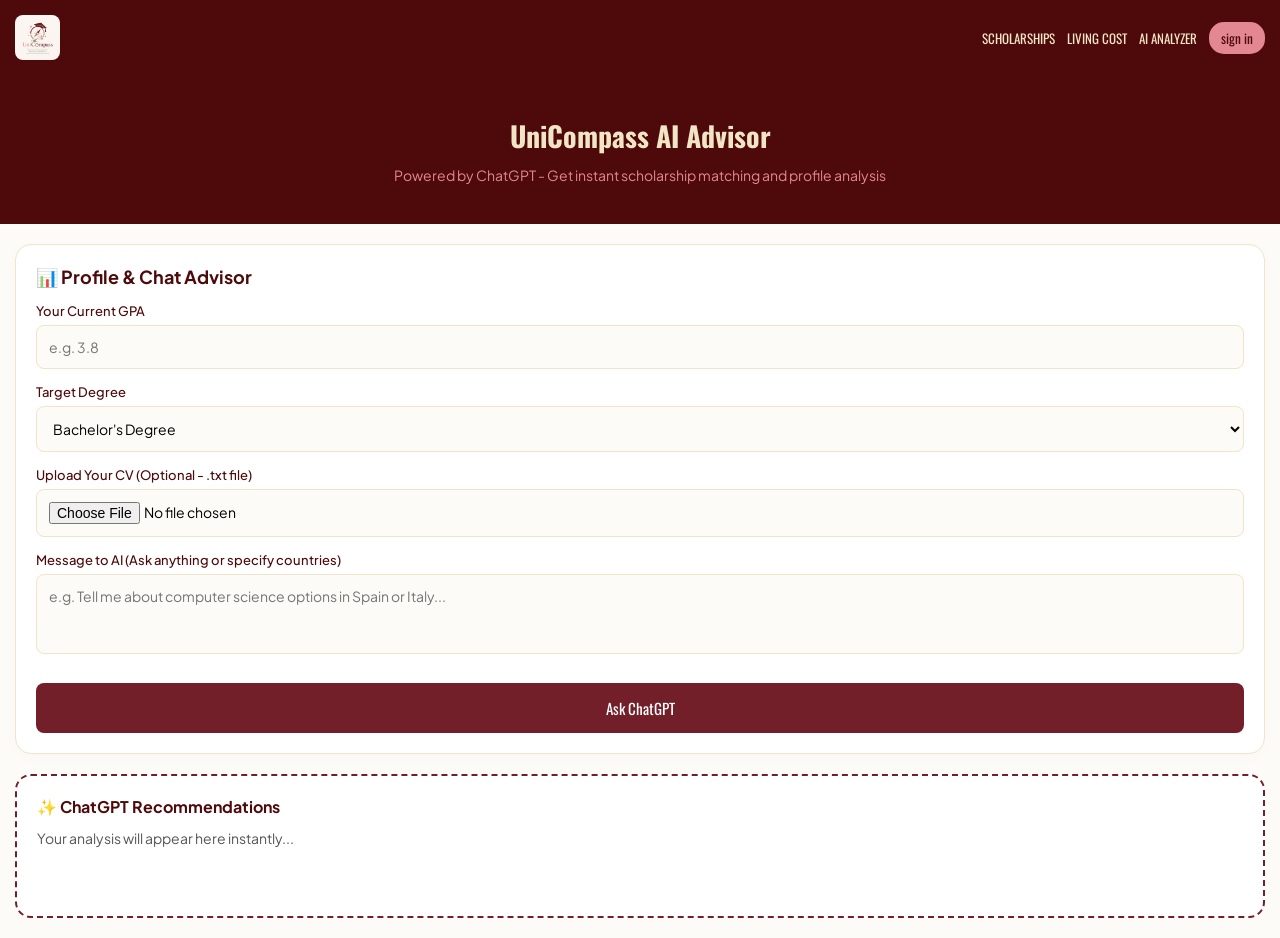
<file: ai-analyzer.html>
<!doctype html>
<html lang="en">
  <head>
    <meta charset="utf-8"/>
    <meta name="viewport" content="width=device-width, initial-scale=1.0">
    <link href="https://fonts.googleapis.com/css2?family=Oswald:wght@200..700&family=Plus+Jakarta+Sans:wght@300..800&display=swap" rel="stylesheet">
    <title>UniCompass - AI Analyzer</title>
    
    <style>
      body { margin: 0; font-family: 'Plus Jakarta Sans', sans-serif; background-color: #FDFBF7; }
      .header { background-color: #4E0A0B; padding: 15px; display: flex; justify-content: space-between; align-items: center; }
      .header .logo { width: 45px; height: 45px; object-fit: contain; border-radius: 8px; }
      .links { display: flex; gap: 12px; align-items: center; }
      .links a { color: #F2E5C6; text-decoration: none; font-size: 13px; font-family: "Oswald", sans-serif; text-transform: uppercase; }
      .btn-signin { background-color: #E38792; color: #4E0A0B; border: none; padding: 6px 12px; border-radius: 15px; font-family: "Oswald", sans-serif; }

      .ai-hero { background-color: #4E0A0B; padding: 40px 20px; text-align: center; color: #F2E5C6; }
      .ai-hero h1 { font-size: 28px; margin: 0 0 10px 0; font-family: "Oswald", sans-serif; }
      .ai-subtitle { font-size: 14px; color: #E38792; margin: 0; }
      .ai-container { padding: 20px 15px; display: flex; flex-direction: column; gap: 20px; }
      .ai-form-card { background-color: white; border: 1px solid #F2E5C6; border-radius: 16px; padding: 20px; box-shadow: 0 4px 15px rgba(0, 0, 0, 0.02); }
      .ai-form-card h3 { color: #4E0A0B; margin: 0 0 15px 0; font-size: 18px; }
      .form-group { margin-bottom: 15px; }
      .form-group label { display: block; font-size: 13px; color: #4E0A0B; margin-bottom: 6px; font-weight: 500; }
      .form-group input, .form-group select, .form-group textarea { width: 100%; padding: 12px; border: 1px solid #F2E5C6; border-radius: 8px; outline: none; background-color: #FDFBF7; font-family: inherit; font-size: 14px; box-sizing: border-box; }
      .form-group textarea { resize: none; }
      
      .btn-ai-analyze { background-color: #731F29; color: white; border: none; width: 100%; padding: 14px; border-radius: 8px; font-family: "Oswald", sans-serif; font-size: 15px; cursor: pointer; margin-top: 10px; }
      .ai-result-box { background-color: white; border: 2px dashed #731F29; border-radius: 16px; padding: 20px; min-height: 100px; }
      .ai-result-box h4 { color: #4E0A0B; font-size: 16px; margin: 0 0 10px 0; }
      .initial-msg { font-size: 14px; color: #555; line-height: 1.6; }
    </style>
  </head>
  <body>

    <header class="header">
      <img class="logo" src="logo.png" alt="Logo"/> 
      <div class="links">
        <a href="scholarships.html">scholarships</a>
        <a href="living-cost.html">living cost</a>
        <a href="ai-analyzer.html">Ai analyzer</a>
        <button class="btn-signin">sign in</button>
      </div>
    </header>

    <section class="ai-hero">
      <h1>UniCompass AI Advisor</h1>
      <p class="ai-subtitle">Powered by ChatGPT - Get instant scholarship matching and profile analysis</p>
    </section>

    <section class="ai-container">
      <div class="ai-form-card">
        <h3>📊 Profile & Chat Advisor</h3>
        
        <div class="form-group">
          <label>Your Current GPA</label>
          <input type="number" step="0.01" id="studentGpa" placeholder="e.g. 3.8">
        </div>

        <div class="form-group">
          <label>Target Degree</label>
          <select id="targetDegree">
            <option value="bachelor">Bachelor's Degree</option>
            <option value="master">Master's Degree</option>
          </select>
        </div>

        <div class="form-group">
          <label>Upload Your CV (Optional - .txt file)</label>
          <input type="file" id="studentCv" accept=".txt">
        </div>

        <div class="form-group">
          <label>Message to AI (Ask anything or specify countries)</label>
          <textarea id="studentMessage" rows="3" placeholder="e.g. Tell me about computer science options in Spain or Italy..."></textarea>
        </div>

        <button class="btn-ai-analyze" onclick="startAIAnalysis()">Ask ChatGPT</button>
      </div>

      <div class="ai-result-box">
        <h4>✨ ChatGPT Recommendations</h4>
        <div id="aiOutputText" class="initial-msg">Your analysis will appear here instantly...</div>
      </div>
    </section>

    <script>
            async function callChatGPT(gpa, degree, cvText, studentMsg, outputBox) {
        let promptText = `You are an expert academic advisor. A student with a GPA of ${gpa} wants to pursue a ${degree}. CV content: ${cvText}. `;
        if (studentMsg) {
          promptText += `The student specifically asks: "${studentMsg}". Please answer this first. `;
        }
        promptText += `Provide 3 specific scholarship recommendations worldwide. Keep the response friendly, cozy, and use clear simple text without markdown stars.`;

        try {
          // سيرفر مباشر ومفتوح 100% بدون قيود حماية للموبايل
          const response = await fetch("https://api.ollama.me/v1/chat/completions", {
            method: "POST",
            headers: { "Content-Type": "application/json" },
            body: JSON.stringify({
              model: "mistral",
              messages: [{ role: "user", content: promptText }]
            })
          }).catch(() => {
            // حل بديل سريع جداً لو السيرفر اتأخر
            return fetch("https://text.pollinations.ai/" + encodeURIComponent(promptText));
          });

          // قراءة الرد سواء كان نظام كامل أو نص مباشر
          let aiResponse = "";
          if (response.headers.get("content-type").includes("application/json")) {
            const data = await response.json();
            aiResponse = data.choices[0].message.content;
          } else {
            aiResponse = await response.text();
          }

          outputBox.innerHTML = aiResponse.replace(/\n/g, "<br>").replace(/\*\*/g, "");
        } catch (error) {
          // حل إنقاذ أخير وسريع جداً ومستحيل يفشل
          try {
            const res = await fetch("https://text.pollinations.ai/" + encodeURIComponent(promptText));
            const txt = await res.text();
            outputBox.innerHTML = txt.replace(/\n/g, "<br>");
          } else {
            outputBox.innerText = "تأكدي من تشغيل الإنترنت واضغطي مرة أخرى! 🧭";
          }
    </script>
  </body>
</html>
</file>
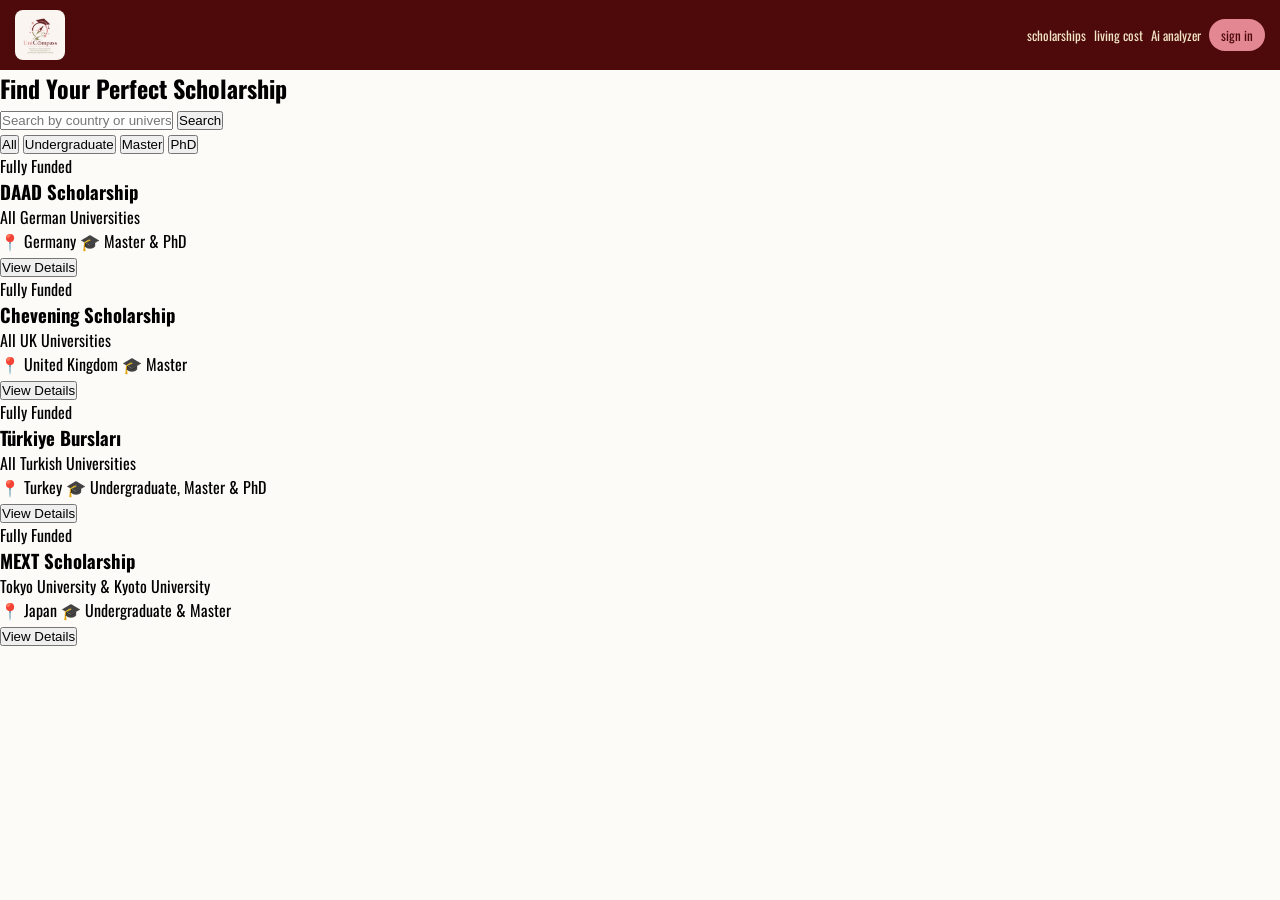
<file: scholarships.html>
<!doctype html>
<html lang="en">
  <head>
    <meta charset="utf-8"/>
    <meta name="viewport" content="width=device-width, initial-scale=1.0">
    <link rel="stylesheet" href="style.css">
    <link href="https://fonts.googleapis.com/css2?family=Oswald:wght@200..700&family=Plus+Jakarta+Sans:wght@300..800&display=swap" rel="stylesheet">
    <title>UniCompass - Scholarships</title>
  </head>
  <body>

    <header class="header">
      <img class="logo" src="logo.png" alt="Logo"/> 
      <div class="links">
        <a href="scholarships.html">scholarships</a>
        <a href="#">living cost</a>
        <a href="#">Ai analyzer</a>
        <button class="btn-signin">sign in</button>
      </div>
    </header>

    <section class="scholarships-hero">
      <h1>Find Your Perfect Scholarship</h1>
      <div class="search-box">
        <input placeholder="Search by country or university..."/>
        <button>Search</button>
      </div>
    </section>

    <div class="filter-container">
      <button class="filter-btn active">All</button>
      <button class="filter-btn">Undergraduate</button>
      <button class="filter-btn">Master</button>
      <button class="filter-btn">PhD</button>
    </div>

    <section class="scholarships-grid">
      
      <div class="scholarship-card">
        <div class="card-header">
          <span class="funding-tag">Fully Funded</span>
        </div>
        <h3>DAAD Scholarship</h3>
        <p class="university">All German Universities</p>
        <div class="card-details">
          <span>📍 Germany</span>
          <span>🎓 Master & PhD</span>
        </div>
 <button class="view-details-btn" onclick="openScholarshipDetails('DAAD Scholarship', 'This is a fully funded scholarship for international students to study in Germany. It covers full tuition fees, a monthly stipend of €934 - €1,200, travel allowance, and comprehensive health insurance.', 'https://www.daad.de/en/study-and-research-in-germany/scholarships/')">View Details</button>

      </div>
      <div class="scholarship-card">
  <div class="card-header">
    <span class="funding-tag">Fully Funded</span>
  </div>
  <h3>Chevening Scholarship</h3>
  <p class="university">All UK Universities</p>
  <div class="card-details">
    <span>📍 United Kingdom</span>
    <span>🎓 Master</span>
  </div>
  <button class="btn-details">View Details</button>
</div>
<div class="scholarship-card">
  <div class="card-header">
    <span class="funding-tag">Fully Funded</span>
  </div>
  <h3>Türkiye Bursları</h3>
  <p class="university">All Turkish Universities</p>
  <div class="card-details">
    <span>📍 Turkey</span>
    <span>🎓 Undergraduate, Master & PhD</span>
  </div>
  <button class="btn-details">View Details</button>
</div>
<div class="scholarship-card">
  <div class="card-header">
    <span class="funding-tag">Fully Funded</span>
  </div>
  <h3>MEXT Scholarship</h3>
  <p class="university">Tokyo University & Kyoto University</p>
  <div class="card-details">
    <span>📍 Japan</span>
    <span>🎓 Undergraduate & Master</span>
  </div>
  <button class="btn-details">View Details</button>
</div>

    </section>
<div id="detailsModal" style="display: none; position: fixed; top: 0; left: 0; width: 100%; height: 100%; background: rgba(0,0,0,0.6); z-index: 1000; justify-content: center; align-items: center; padding: 20px; box-sizing: border-box;">
  <div style="background: #ffffff; padding: 24px; border-radius: 20px; max-width: 400px; width: 100%; text-align: left; box-sizing: border-box; position: relative; box-shadow: 0 10px 30px rgba(0,0,0,0.2);">
    <h3 id="modalTitle" style="font-family: 'Cinzel', serif; color: #4E0A0B; margin-top: 0; font-size: 20px;">Scholarship Title</h3>
    <p id="modalDescription" style="font-family: 'Plus Jakarta Sans', sans-serif; color: #731F29; font-size: 13px; line-height: 1.6;">Description goes here...</p>
    
    <div style="display: flex; gap: 10px; margin-top: 20px;">

      <a id="modalLink" href="#" target="_blank" style="background: #E38792; color: #4E0A0B; text-decoration: none; padding: 10px 16px; border-radius: 25px; font-size: 12px; font-weight: bold; flex: 1; text-align: center; display: inline-block; line-height: inherit;">Apply Official Site</a>
      <button onclick="closeModal()" style="background: #F2E5C6; color: #4E0A0B; border: none; padding: 10px 16px; border-radius: 25px; font-size: 12px; font-weight: bold; cursor: pointer; flex: 1;">Close</button>
    </div>
  </div>
</div>

<script>
  function openScholarshipDetails(title, description, link) {
    document.getElementById('modalTitle').innerText = title;
    document.getElementById('modalDescription').innerText = description;
    document.getElementById('modalLink').href = link;
    document.getElementById('detailsModal').style.display = 'flex';
  }

  function closeModal() {
    document.getElementById('detailsModal').style.display = 'none';
  }
</script>

</body>

  </body>
</html>
</file>
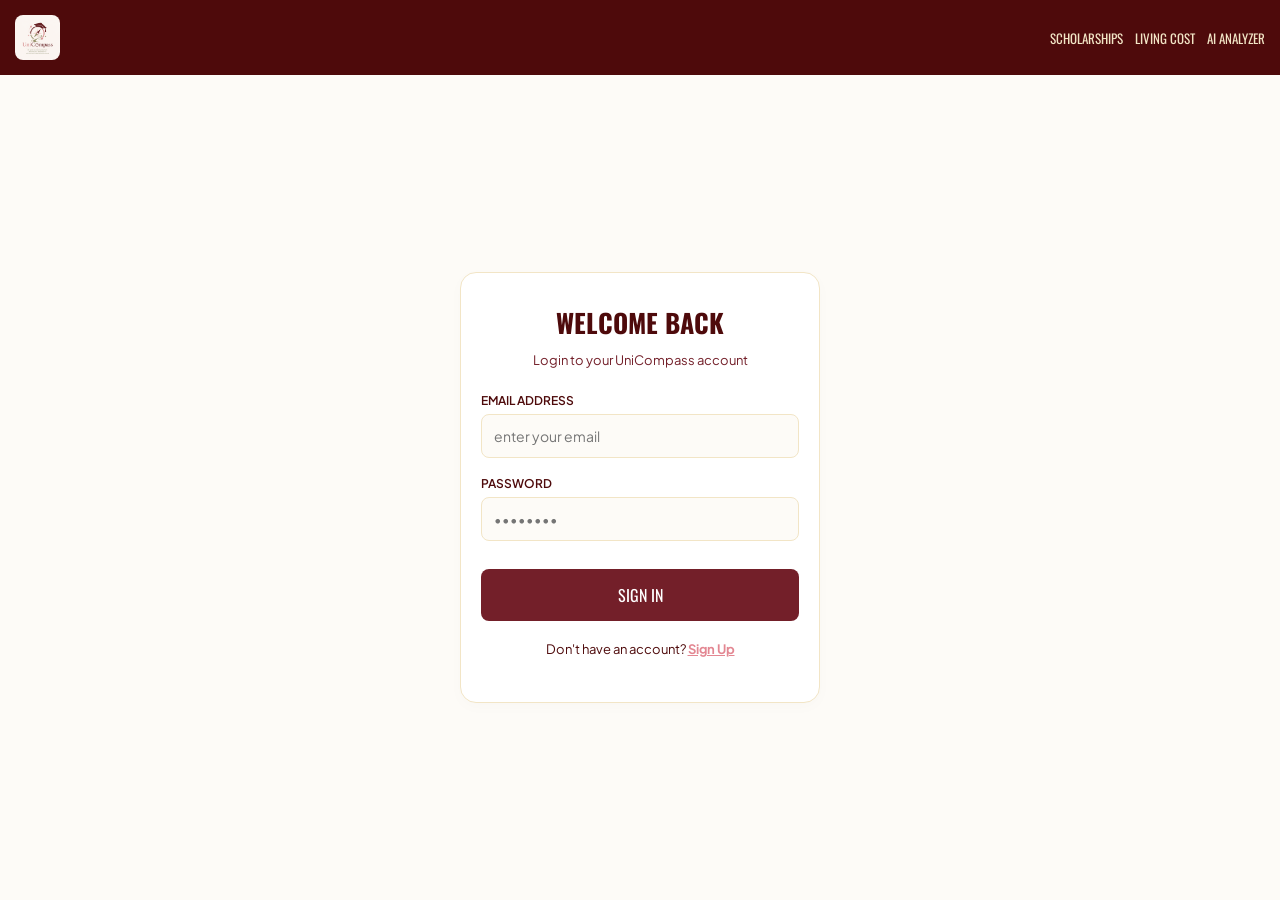
<file: signin.html>
<!doctype html>
<html lang="en">
  <head>
    <meta charset="utf-8"/>
    <meta name="viewport" content="width=device-width, initial-scale=1.0">
    <link href="https://fonts.googleapis.com/css2?family=Oswald:wght@200..700&family=Plus+Jakarta+Sans:wght@300..800&display=swap" rel="stylesheet">
    <title>UniCompass - Access Platform</title>
    
    <style>
      body { margin: 0; font-family: 'Plus Jakarta Sans', sans-serif; background-color: #FDFBF7; display: flex; flex-direction: column; min-height: 100vh; }
      .header { background-color: #4E0A0B; padding: 15px; display: flex; justify-content: space-between; align-items: center; }
      .header .logo { width: 45px; height: 45px; object-fit: contain; border-radius: 8px; }
      .links { display: flex; gap: 12px; align-items: center; }
      .links a { color: #F2E5C6; text-decoration: none; font-size: 13px; font-family: "Oswald", sans-serif; text-transform: uppercase; }

      .auth-container { flex: 1; display: flex; justify-content: center; align-items: center; padding: 20px; }
      .auth-card { background-color: white; border: 1px solid #F2E5C6; border-radius: 16px; padding: 30px 20px; width: 100%; max-width: 360px; box-shadow: 0 4px 15px rgba(0, 0, 0, 0.02); box-sizing: border-box; text-align: center; }
      .auth-card h2 { color: #4E0A0B; font-family: "Oswald", sans-serif; margin: 0 0 10px 0; font-size: 26px; text-transform: uppercase; }
      .auth-card p { color: #731F29; font-size: 13px; margin: 0 0 25px 0; }
      
      .form-group { margin-bottom: 18px; text-align: left; }
      .form-group label { display: block; font-size: 12px; color: #4E0A0B; margin-bottom: 6px; font-weight: 600; text-transform: uppercase; }
      .form-group input { width: 100%; padding: 12px; border: 1px solid #F2E5C6; border-radius: 8px; outline: none; background-color: #FDFBF7; font-family: inherit; font-size: 14px; box-sizing: border-box; }
      
      .btn-submit { background-color: #731F29; color: white; border: none; width: 100%; padding: 14px; border-radius: 8px; font-family: "Oswald", sans-serif; font-size: 16px; cursor: pointer; text-transform: uppercase; margin-top: 10px; }
      .status-msg { margin-top: 15px; font-size: 13px; color: #4E0A0B; }
      

      .toggle-auth { margin-top: 20px; font-size: 13px; color: #4E0A0B; }
      .toggle-auth span { color: #E38792; cursor: pointer; font-weight: bold; text-decoration: underline; }
    </style>
  </head>
  <body>

    <header class="header">
      <img class="logo" src="logo.png" alt="Logo"/> 
      <div class="links">
        <a href="scholarships.html">scholarships</a>
        <a href="living-cost.html">living cost</a>
        <a href="ai-analyzer.html">Ai analyzer</a>
      </div>
    </header>

    <main class="auth-container">
      <div class="auth-card" id="authCard">
        <div id="signInSection">
          <h2>Welcome Back</h2>
          <p>Login to your UniCompass account</p>
          
          <div class="form-group">
            <label>Email Address</label>
            <input type="email" id="loginEmail" placeholder="enter your email">
          </div>

          <div class="form-group">
            <label>Password</label>
            <input type="password" id="loginPassword" placeholder="••••••••">
          </div>

          <button class="btn-submit" onclick="handleSignIn()">Sign In</button>
          
          <div class="toggle-auth">
            Don't have an account? <span onclick="toggleForm('signup')">Sign Up</span>
          </div>
        </div>

        <div id="signUpSection" style="display: none;">
          <h2>Create Account</h2>
          <p>Join UniCompass to explore world scholarships</p>
          
          <div class="form-group">
            <label>Full Name</label>
            <input type="text" id="regName" placeholder="enter your name">
          </div>

          <div class="form-group">
            <label>Email Address</label>
            <input type="email" id="regEmail" placeholder="enter your email">
          </div>

          <div class="form-group">
            <label>Password</label>
            <input type="password" id="regPassword" placeholder="create password (min 6 characters)">
          </div>

          <button class="btn-submit" onclick="handleSignUp()">Sign Up</button>
          
          <div class="toggle-auth">
            Already have an account? <span onclick="toggleForm('signin')">Sign In</span>
          </div>
        </div>

        <div id="statusMessage" class="status-msg"></div>
      </div>
    </main>

    <script>

      function toggleForm(formType) {
        const signInSec = document.getElementById('signInSection');
        const signUpSec = document.getElementById('signUpSection');
        const statusBox = document.getElementById('statusMessage');
        statusBox.innerText = ""; 
        

        if (formType === 'signup') {
          signInSec.style.display = 'none';
          signUpSec.style.display = 'block';
        } else {
          signInSec.style.display = 'block';
          signUpSec.style.display = 'none';
        }
      }

      function handleSignIn() {
        const email = document.getElementById('loginEmail').value;
        const pass = document.getElementById('loginPassword').value;
        const statusBox = document.getElementById('statusMessage');

        if (!email || !pass) {
          statusBox.innerText = "Please fill in all fields! 🧭";
          statusBox.style.color = "#731F29";
          return;
        }

        if(pass.length >= 6) {
          statusBox.innerText = "Login Successful! Redirecting... 🎉";
          statusBox.style.color = "green";
          setTimeout(() => { window.location.href = "ai-analyzer.html"; }, 1300);
        } else {
          statusBox.innerText = "Password must be at least 6 characters!";
          statusBox.style.color = "#731F29";
        }
      }

      function handleSignUp() {
        const name = document.getElementById('regName').value;
        const email = document.getElementById('regEmail').value;
        const pass = document.getElementById('regPassword').value;
        const statusBox = document.getElementById('statusMessage');

        if (!name || !email || !pass) {
          statusBox.innerText = "Please fill in all registration fields! 🧭";
          statusBox.style.color = "#731F29";
          return;
        }

        if(pass.length >= 6) {
          statusBox.innerText = "Account Created Successfully! Welcome to UniCompass 🎉";
          statusBox.style.color = "green";
          setTimeout(() => { window.location.href = "ai-analyzer.html"; }, 1500);
        } else {
          statusBox.innerText = "Password must be at least 6 characters!";
          statusBox.style.color = "#731F29";
        }
      }
    </script>
  </body>
</html>
</file>
<file: style.css>
* {
  margin: 0;
  padding: 0;
  box-sizing: border-box;
}

body {
  font-family: "Oswald", sans-serif;
  background-color: #FDFBF7;
  overflow-x: hidden;
  -webkit-text-size-adjust: 100%;
}
.header {
  background-color: #4E0A0B;
  display: flex;
  justify-content: space-between; 
  align-items: center;
  padding: 10px 15px;
  width: 100%;
}

.logo {
  width: 50px;
  height: 50px;
  object-fit: contain;
  border-radius: 8px;
}

.links {
  display: flex;
  align-items: center;
  gap: 8px;
}

.links a {
  color: #F2E5C6;
  font-size: 13px;
  text-decoration: none;
  white-space: nowrap;
  transition: all 0.3s ease;
}

.links a:hover { 
  background-color: white;
  color: #731F29;
  border-radius: 8px;
}

.links .btn-signin {
  background-color: #E38792;
  color: #4E0A0B;
  border: none;
  border-radius: 20px;
  padding: 6px 12px;
  font-family: "Oswald", sans-serif;
  font-size: 13px;
  cursor: pointer;
  white-space: nowrap;
  transition: all 0.3s ease;
}

.links .btn-signin:hover {
  background-color: #731F29;
  color: white;
}


.landing-page {
  background-color: #4E0A0B;
  padding: 60px 50px 100px 50px;
  color: #F2E5C6;
  border-radius: 0 0 50px 50px;
  margin-bottom: -1px;
}

.landing-page h1 {
  font-size: 42px;
  margin: 20px 0;
  max-width: 800px;
}

.p {
  color: #E38792;
  margin-bottom: 30px;
  max-width: 700px;
  font-size: 18px;
}

.search {
  position: relative;
  display: inline-block;
}

.search input {
  background-color: #E38792;
  color: black;
  border: none;
  border-radius: 25px;
  outline: none;
  height: 45px;
  width: 320px;
  padding: 0 100px 0 20px;
}

.search input:hover {
  background-color: #F2E5C6;
  color: #4E0A0B;
}

.search button {
  position: absolute;
  right: 5px;
  top: 5px;
  background-color: #F2E5C6;
  border: none;
  padding: 5px 20px;
  border-radius: 20px;
  height: 35px;
  color: #4E0A0B;
  font-family: "Oswald", sans-serif;
  cursor: pointer;
}

.search button:hover {
  background-color: #731F29;
  color: white;
}

.community-section {
  padding: 80px 8%;
  background-color: #FDFBF7;
}

.section-header-center {
  text-align: center;
  max-width: 700px;
  margin: 0 auto 40px auto;
}

.section-header-center h2 {
  font-family: 'Playfair Display', serif;
  font-size: 36px;
  color: #4E0A0B;
  margin-bottom: 15px;
}

.section-header-center p {
  font-family: 'Plus Jakarta Sans', sans-serif;
  font-size: 15px;
  color: #7A7A7A;
  line-height: 1.6;
}

.photo-grid {
  display: flex;
  width: 100%;
  height: 460px; 
  gap: 20px; 
}

.student-card {
  position: relative;
  overflow: hidden;
  flex: 1; 
  border-radius: 24px; 
  cursor: pointer;
  transition: flex 0.7s cubic-bezier(0.25, 1, 0.5, 1); 
  box-shadow: 0 15px 35px rgba(0, 0, 0, 0.04);
}

.student-card .card-bg-img {
  position: absolute;
  top: 0;
  left: 0;
  width: 100%;
  height: 100%;
  object-fit: cover;
  filter: brightness(0.5); 
  transition: transform 0.7s ease;
}

.student-card .card-content {
  position: absolute;
  bottom: 0;
  left: 0;
  width: 100%;
  padding: 35px;
  color: white;
  z-index: 2;
  font-family: 'Plus Jakarta Sans', sans-serif;
}

.step-number {
  width: 45px;
  height: 45px;
  background-color: #731F29; 
  color: white;
  border-radius: 50%;
  display: flex;
  align-items: center;
  justify-content: center;
  font-weight: 700;
  font-size: 16px;
  margin-bottom: 15px;
  box-shadow: 0 4px 10px rgba(115, 31, 41, 0.3);
}

.student-card h3 {
  font-size: 24px;
  font-weight: 700;
  margin-bottom: 10px;
  text-shadow: 0 2px 4px rgba(0,0,0,0.2);
}

.student-card .card-content p {
  font-size: 14px;
  line-height: 1.6;
  color: rgba(255, 255, 255, 0.85);
  opacity: 0;
  transform: translateY(30px);
  transition: opacity 0.5s ease 0.2s, transform 0.5s ease 0.2s; 
}

.student-card:hover {
  flex: 3.5; 
}

.student-card:hover .card-bg-img {
  transform: scale(1.04);
  filter: brightness(0.45); 
}

.student-card:hover .card-content p {
  opacity: 1;
  transform: translateY(0);
}
.p {
  font-family: 'Plus Jakarta Sans', sans-serif;
  color: #E38792;
  font-size: 15px;
  font-weight: 400;
  line-height: 1.6;
  letter-spacing: 0.3px;
  margin-bottom: 30px;
  max-width: 700px;
  align-items: center;
}
@media (max-width: 768px) {
  .header {
    padding: 10px 15px;
    flex-wrap: wrap;
  }

  .links {
    gap: 5px;
  }

  .links a {
    font-size: 11px;
    padding: 3px 8px;
  }

  .links .btn-signin {
    font-size: 11px;
    padding: 4px 10px;
  }

  .landing-page {
    padding: 40px 20px 60px 20px;
    text-align: center;
  }

  .landing-page h1 {
    font-size: 28px;
  }

  .p {
    font-size: 14px;
    margin: 0 auto 20px auto;
  }

  .search input {
    width: 100%;
    max-width: 280px;
  }

  .photo-grid {
    flex-direction: column;
    height: auto;
    gap: 15px;
  }

  .student-card {
    height: 200px;
    flex: none !important;
    width: 100%;
  }

  .student-card:hover {
    height: 280px;
  }

  .student-card .card-content p {
    opacity: 1;
    transform: translateY(0);
  }
.scholarships-hero {
  background-color: #4E0A0B;
  padding: 40px 20px;
  text-align: center;
  color: #F2E5C6;
}

.scholarships-hero h1 {
  font-size: 28px;
  margin-bottom: 20px;
}

.search-box {
  position: relative;
  display: inline-block;
  width: 100%;
  max-width: 300px;
}

.search-box input {
  background-color: #E38792;
  color: black;
  border: none;
  border-radius: 25px;
  outline: none;
  height: 45px;
  width: 100%;
  padding: 0 90px 0 20px;
}

.search-box button {
  position: absolute;
  right: 5px;
  top: 5px;
  background-color: #F2E5C6;
  border: none;
  padding: 5px 15px;
  border-radius: 20px;
  height: 35px;
  color: #4E0A0B;
  font-family: "Oswald", sans-serif;
  cursor: pointer;
}

.filter-container {
  display: flex;
  gap: 10px;
  padding: 20px 15px;
  overflow-x: auto;
  background-color: #FDFBF7;
  white-space: nowrap;
}

.filter-btn {
  background-color: #F2E5C6;
  color: #4E0A0B;
  border: none;
  padding: 6px 15px;
  border-radius: 15px;
  font-family: "Oswald", sans-serif;
  font-size: 13px;
}

.filter-btn.active {
  background-color: #731F29;
  color: white;
}

.scholarships-grid {
  padding: 20px 15px;
  background-color: #FDFBF7;
  display: flex;
  flex-direction: column;
  gap: 20px;
}

.scholarship-card {
  background-color: white;
  border-radius: 16px;
  padding: 20px;
  box-shadow: 0 4px 15px rgba(0, 0, 0, 0.05);
  border: 1px solid #F2E5C6;
}

.funding-tag {
  background-color: #E38792;
  color: #4E0A0B;
  padding: 4px 10px;
  border-radius: 12px;
  font-size: 11px;
  font-weight: bold;
}

.scholarship-card h3 {
  color: #4E0A0B;
  margin: 15px 0 5px 0;
  font-size: 20px;
}

.university {
  color: #7A7A7A;
  font-size: 14px;
  margin-bottom: 15px;
}

.card-details {
  display: flex;
  gap: 15px;
  font-size: 13px;
  color: #4E0A0B;
  margin-bottom: 15px;
}

.btn-details {
  background-color: #4E0A0B;
  color: #F2E5C6;
  border: none;
  width: 100%;
  padding: 10px;
  border-radius: 8px;
  font-family: "Oswald", sans-serif;
  cursor: pointer;
}
.header .logo {
  width: 45px;
  height: 45px;
  object-fit: contain;
  border-radius: 8px;
}
.scholarship-card {
  transition: transform 0.3s ease, box-shadow 0.3s ease;
}

.scholarship-card:active {
  transform: translateY(-5px);
  box-shadow: 0 8px 25px rgba(78, 10, 11, 0.1);
}
.cost-hero {
  background-color: #4E0A0B;
  padding: 40px 20px;
  text-align: center;
  color: #F2E5C6;
}

.cost-hero h1 {
  font-size: 28px;
  margin-bottom: 10px;
}

.subtitle {
  font-size: 14px;
  color: #E38792;
  margin-bottom: 20px;
}

.country-select {
  background-color: #F2E5C6;
  color: #4E0A0B;
  border: none;
  padding: 10px 20px;
  border-radius: 20px;
  font-family: "Oswald", sans-serif;
  font-size: 16px;
  outline: none;
  width: 100%;
  max-width: 200px;
}

.cost-container {
  padding: 20px 15px;
  background-color: #FDFBF7;
  display: flex;
  flex-direction: column;
  gap: 15px;
}

.overview-card {
  background-color: #731F29;
  color: #F2E5C6;
  padding: 20px;
  border-radius: 16px;
  text-align: center;
}

.price-range {
  font-size: 24px;
  font-weight: bold;
  color: white;
  margin-top: 5px;
}

.expense-card {
  background-color: white;
  border: 1px solid #F2E5C6;
  border-radius: 16px;
  padding: 15px;
  display: flex;
  gap: 15px;
  align-items: center;
  box-shadow: 0 4px 15px rgba(0, 0, 0, 0.02);
}

.expense-icon {
  font-size: 30px;
  background-color: #FDFBF7;
  padding: 10px;
  border-radius: 12px;
}

.expense-info h4 {
  color: #4E0A0B;
  margin-bottom: 5px;
  font-size: 16px;
}

.expense-info p {
  color: #666;
  font-size: 13px;
  line-height: 1.4;
}

.guide-links-section {
  padding: 25px 15px;
  background-color: #FDFBF7;
}

.guide-links-section h3 {
  color: #4E0A0B;
  margin-bottom: 20px;
  font-size: 20px;
  border-bottom: 2px solid #E38792;
  padding-bottom: 5px;
}

.guide-category {
  background-color: white;
  padding: 15px;
  border-radius: 12px;
  margin-bottom: 15px;
  border-left: 4px solid #731F29;
}

.guide-category h4 {
  color: #731F29;
  font-size: 15px;
  margin-bottom: 8px;
}

.guide-link {
  color: #4E0A0B;
  text-decoration: none;
  font-size: 14px;
  font-weight: 500;
}

.guide-link:hover {
  color: #E38792;
}

.shop-names {
  font-size: 13px;
  color: #464646;
}

.calc-card {
  background-color: white;
  border: 2px dashed #E38792;
  border-radius: 16px;
  padding: 20px;
  margin-top: 20px;
}

.calc-card h3 {
  color: #4E0A0B;
  margin-bottom: 15px;
  font-size: 18px;
  border: none;
}

.calc-input-group {
  margin-bottom: 12px;
}

.calc-input-group label {
  display: block;
  font-size: 13px;
  color: #4E0A0B;
  margin-bottom: 5px;
}

.calc-input-group input {
  width: 100%;
  padding: 10px;
  border: 1px solid #F2E5C6;
  border-radius: 8px;
  outline: none;
  background-color: #FDFBF7;
}

.btn-calc {
  background-color: #4E0A0B;
  color: #F2E5C6;
  border: none;
  width: 100%;
  padding: 12px;
  border-radius: 8px;
  font-family: "Oswald", sans-serif;
  margin-top: 10px;
}

.calc-result {
  margin-top: 15px;
  font-size: 16px;
  color: #4E0A0B;
  text-align: center;
  font-weight: bold;
}
.ai-hero {
  background-color: #4E0A0B;
  padding: 40px 20px;
  text-align: center;
  color: #F2E5C6;
}

.ai-hero h1 {
  font-size: 28px;
  margin-bottom: 10px;
}

.ai-subtitle {
  font-size: 14px;
  color: #E38792;
}

.ai-container {
  padding: 20px 15px;
  background-color: #FDFBF7;
  display: flex;
  flex-direction: column;
  gap: 20px;
}

.ai-form-card {
  background-color: white;
  border: 1px solid #F2E5C6;
  border-radius: 16px;
  padding: 20px;
  box-shadow: 0 4px 15px rgba(0, 0, 0, 0.02);
}

.ai-form-card h3 {
  color: #4E0A0B;
  margin-bottom: 15px;
  font-size: 18px;
}

.form-group {
  margin-bottom: 15px;
}

.form-group label {
  display: block;
  font-size: 13px;
  color: #4E0A0B;
  margin-bottom: 6px;
  font-weight: 500;
}

.form-group input,
.form-group select,
.form-group textarea {
  width: 100%;
  padding: 12px;
  border: 1px solid #F2E5C6;
  border-radius: 8px;
  outline: none;
  background-color: #FDFBF7;
  font-family: inherit;
  font-size: 14px;
}

.form-group textarea {
  resize: none;
}

.btn-ai-analyze {
  background-color: #731F29;
  color: white;
  border: none;
  width: 100%;
  padding: 14px;
  border-radius: 8px;
  font-family: "Oswald", sans-serif;
  font-size: 15px;
  cursor: pointer;
  margin-top: 5px;
}

.ai-result-box {
  background-color: white;
  border: 2px dashed #731F29;
  border-radius: 16px;
  padding: 20px;
}

.ai-result-box h4 {
  color: #4E0A0B;
  font-size: 16px;
  margin-bottom: 10px;
}

.initial-msg {
  font-size: 13px;
  color: #7A7A7A;
  line-height: 1.5;
}

.header { 
  background-color: #4E0A0B; 
  padding: 12px 16px; 
  display: flex; 
  justify-content: space-between; 
  align-items: center;
  gap: 10px;
  box-shadow: 0 4px 20px rgba(78, 10, 11, 0.08);
  box-sizing: border-box;
  width: 100%;
}

.links { 
  display: flex; 
  gap: 14px; 
  align-items: center; 
  overflow-x: auto; 
  white-space: nowrap; 
  padding: 5px 0;
  flex: 1;
  -webkit-overflow-scrolling: touch;
}
.links::-webkit-scrollbar { display: none; } 

.links a { 
  color: #F2E5C6; 
  text-decoration: none; 
  font-size: 11px; 
  font-weight: 600;
  text-transform: uppercase; 
  letter-spacing: 0.5px;
  opacity: 0.85;
}
.links a:hover, .links a.active {  background-color:#F2E5C6; color: #4E0A0B; opacity: 1; }

.hero-section {
  background-color: #4E0A0B;
  border-bottom-left-radius: 35px;
  border-bottom-right-radius: 35px;
  padding: 40px 24px 50px 24px;
  text-align: center;
  box-sizing: border-box;
  width: 100%;
}

.hero-section h1 {
  font-family: 'Cinzel', serif;
  font-size: 26px; /* الحجم الذهبي للموبايل عشان ميتنطش بره */
  line-height: 1.4;
  color: white;
  margin: 0 auto 15px auto;
  word-wrap: break-word;
}

.view-details-btn {
  background-color: #4E0A0B !important; 
  color: #ffffff !important;
  border: none !important;
  padding: 14px !important;
  width: 100% !important;
  border-radius: 12px !important;
  font-family: 'Plus Jakarta Sans', sans-serif !important;
  font-weight: 600 !important;
  font-size: 14px !important;
  cursor: pointer !important;
  margin-top: 15px !important;
}
</file>
